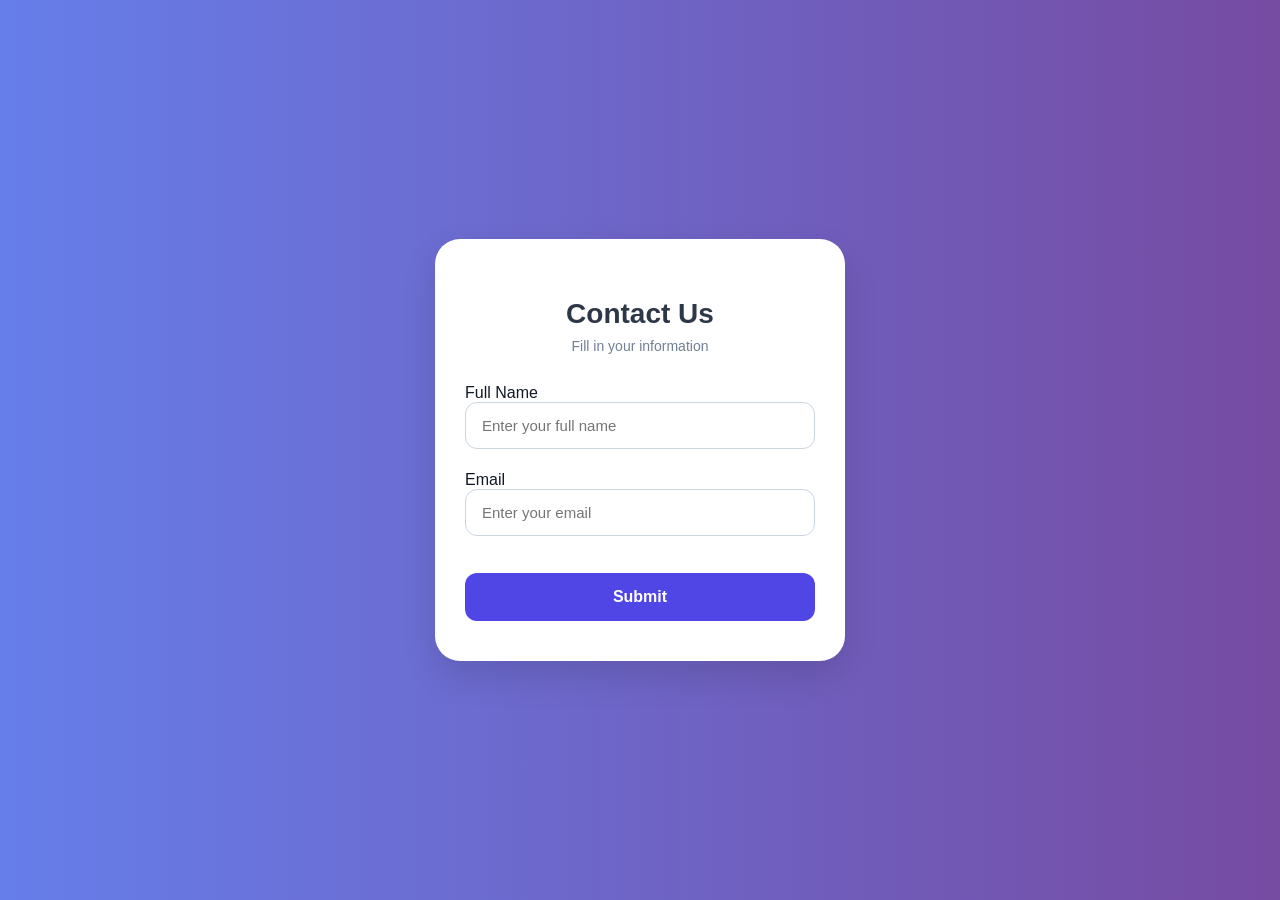
<file: form.html>
<!DOCTYPE html>
<html lang="en">
<head>
    <meta charset="UTF-8">
    <meta name="viewport" content="width=device-width, initial-scale=1.0">
      <link rel="stylesheet" href="main.css">
    <title>contact us</title>
</head>
<body class="form-body">
    <div class="form-contaner">
        <h1 class="tit">Contact Us</h1>
        <span class="tex">Fill in your information</span>
        <form class="form" action="" method="post">
        <div class="input_group">
            <label for="username">Full Name</label>
            <input type="text" name="username" id="username" class="input" placeholder="Enter your full name" >
            <p class="message"></p>
        </div>

         <div class="input_group">
            <label for="email">Email</label>
            <input type="email" name="email" id="email" class="input" placeholder="Enter your email" >
            <p class="message"></p>
        </div>
        <button class="sub" type="button" onclick="validate()">Submit</button>
       </form>
    </div>
 <script src="main.js" ></script>
</body>
</html>
</file>
<file: main.css>
body{
    margin: 0;
    font-family: "Roboto", sans-serif;
    text-align: center;
    background-color: var(--bg-color);
    color: var(--text-color);
    transition: background-color 0.4s ease, color 0.4s ease;
}

:root {
    --bg-color: #ffffff;
    --text-color: #111827;
    --card-bg: #F8F9FC;
    --nav-bg: rgba(255, 255, 255, 0.3);
    --border-color: #e5e7ebcc;
}

body.dark-theme {
    --bg-color: #000000;
    --text-color: #ffffff;
    --card-bg: #121212;
    --nav-bg: rgba(0, 0, 0, 0.85);
    --border-color: #262626;
}

#title_logo{
font-weight: bold;
font-size:large;
margin-top: 0px;
margin-left: -35px;
}
.logo_container{
    display: flex;
    align-items: center;
}
.logo{
    width: 120px;
}
.header{
display: flex;
align-items: center;
justify-content: space-between;
margin: 0px;
padding: 0px 20px;
z-index: 1000;
transition: background-color 0.4s ease, border-color 0.4s ease;
position: sticky;
position: relative;
width: 100%;
height: 70px;
top: 0;
left: 0;
border-bottom: 1px solid var(--border-color);
box-shadow: 0 4px 20px #00000008;
background-color: var(--nav-bg);
backdrop-filter: blur(10px);
box-sizing: border-box;
}
.header_links a {
  display: flex;
 align-items: center;
 justify-content:center;
 text-decoration: none;
 color: var(--text-color);
}
.header_links{
    display: flex;
    text-align: center;
    justify-content: space-evenly;
    width: 60%;
}
.get_btn button{
color: #6146e5;
border-radius: 25px;
padding: 10px;
border: #6146e5;
background: transparent;
cursor: pointer;
}
.theme-btn {
    background: transparent;
    border: none;
    cursor: pointer;
    font-size: 18px;
    color: var(--text-color);
}
.head-content {
margin-top: 150px;
}
.discription{
    color:rgb(118, 109, 109) ;
}
.btn1{
  background-color: #6146e5;
  color: white;
  border-radius: 25px;
  border: 1px solid  #6146e5;
  padding: 10px;
}
.btn2{
border-radius: 25px;
border: 1px solid #7f77774d; ;
padding: 10px;
color: var(--text-color);
background: transparent;
}
.cloud{
    margin-top: 20px;
}

/* توحيد لون العنوان الرئيسي (Build Faster و Scale Smarter) ليكون بنفس لون أيقونة الصاعقة في اللايت والدارك مود */
h1{
    color: rgb(37, 37, 129);
    font-weight: bold;
    font-size: 50px;
}
h1 span{
    color: rgb(37, 37, 129);
    font-weight: bold;
    font-size: 50px;
}
body.dark-theme h1, 
body.dark-theme h1 span{
    color: rgb(97, 70, 229);
}

.title2{
    margin-top: 200px;
    margin-bottom: 30px;
}
.title2 p{
    font-size: 13px;
    color: rgb(97, 103, 103);
}
.feature_item{
display: flex;
flex-direction: column;
align-items: center;
text-align: center;
justify-content: center;
border-radius: 25px;
background-color: var(--card-bg);
margin-bottom: 5px;
padding: 25px 20px ;
box-shadow:3px 3px #dfe0e2;
transition: background-color 0.4s ease;
}
.section2{
border-radius: 25px;
background-color: var(--card-bg) ;
display: flex;
 justify-content: space-between;
 align-items: center;
 max-width: 70%;
 margin:0 auto;
flex-direction: row;
padding: 30px;
transition: background-color 0.4s ease;
}
.state_users{
    display: flex;
    flex-direction: column;
    align-items: center;
    text-align: center;
    justify-content:center;
}
.section1{
    display: grid;
    grid-template-columns: repeat(3,1fr);
    gap:20px;
    max-width: 80%;
    margin:0 auto;
    margin-bottom: 220px;
}
.title3{
    display: flex;
    justify-content: center;
    align-items: center;
    margin-top: 20px;
    margin-bottom: 40px;
}
.cta-section{
    background-color: #5535f2;
    border-radius: 25px;
    padding: 50px;
    margin: 50px 180px;
    color: white;
}
 .section3 {
    display: grid;
    grid-template-columns: repeat(3, 1fr);
    width: 85%;
    max-width: 1100px;
    margin: 0 auto;
    gap: 30px;
}
.card {
    background-color: var(--card-bg);
    border-radius: 30px;
    box-shadow: 0 10px 25px rgba(0, 0, 0, 0.07);
    display: flex;
    flex-direction: column;
    justify-content: space-between;
    align-items: flex-start;
    padding:   20px 15px 20px 15px;
    box-sizing: border-box;
    transition: background-color 0.4s ease;
}
.card > i.fa-quote-left {
    font-size: 32px;
    color: #a78bfa;
    margin-bottom: 12px;
}
.card p {
    font-size: 15px;
    color: #4b5563;
    line-height: 1.6;
    margin-bottom: 25px;
    text-align: left;
}
body.dark-theme .card p {
    color: #a3a3a3;
}
.card .user_info {
    display: flex;
    align-items: center;
    gap: 15px;
    width: 100%;
}
.card .user_info > i.fa-circle-user {
    font-size: 42px;
    color: #6366f1;
}
.card .user_info div {
    display: flex;
    flex-direction: column;
    text-align: left;
}
.card .user_info h3 {
    font-size: 16px;
    margin: 0 0 3px 0;
    color: #111827;
}
body.dark-theme .card .user_info h3 {
    color: #ffffff;
}
.card .user_info span {
    font-size: 13.5px;
    color: #6b7280;
    margin: 0;
}
body.dark-theme .card .user_info span {
    color: #a3a3a3;
}
#con{
    font-size: 13px;
}
#str_now{
background-color: white;
border-radius: 25px;
border: 1px solid #ffffff4d; ;
padding: 10px;
font-size: 12px;
color: #6146e5;
font-weight: bold;
}
footer{
text-align: center;
background-color: rgb(42, 44, 44);
color: white;
padding-top: 20px ;
padding-bottom: 15px;
}
.social_icon{
    color: white;
}
#scr{
   border: none;
   color: white;
   border-radius: 7px;
   background-color:  rgb(97, 70, 229);
   padding: 5px;
   position:fixed;
   bottom:20px;
   right: 20px;
    width: 40px;
    height: 40px;
    cursor: pointer;
    display: none;
    z-index: 1000;
    align-items: center;
    justify-content: center;
}
.get_btn{
    display: flex;
    align-items: center;
    gap: 20px;
}
.message{
    color: red;
    font-size: smaller;
}
.hamburger{
    display: none;
    border: none;
    background-color: transparent;
    cursor: pointer;
    font-size: 24px;
    z-index: 1001;
    color: var(--text-color);
}
body.dark-theme .hamburger {
    color: #ffffff !important;
}

/* تنسيقات صفحة الـ Form الأصلية الخاصة بكِ تماماً */
 .form-body{
  background:linear-gradient(to right,#667eea,#764ba2);
  justify-content: center;
  text-align: center;
  align-items: center;
  display: flex;
  margin: 0;
  min-height: 100vh;
}
.form-contaner{
background-color: #fff;
width: 90%;
max-width: 350px;
padding: 40px 30px;
border-radius: 25px;
box-shadow:0 15px 35px rgba(0,0,0,0.12);
}
.tit{
    color: #2d3748;
    margin-bottom: 8px;
    font-size: 28px;
    font-weight: 700;
    text-align: center;
}
.tex{
    color: #718096;
    margin-bottom: 30px;
    display:block;
    font-size: 14px;
    text-align: center;
}
.input_group{
    margin-bottom: 22px;
    text-align:left;
}
.input-group label{
display:block;
margin-bottom:8px;
color:#4a5568;
font-size:14px;
font-weight:600;
}
.input_group input{
    width: 100%;
    padding: 14px 16px;
    border: 1px solid #cbd5e0;
    border-radius: 12px;
    box-sizing: border-box;
    font-size: 15px;
    outline: none;
    transition: all 0.3s ease-in-out;
}
.input_group input:focus{
    border-color: #667eea;
    box-shadow:0 0 8px 2px rgba(102, 126, 234, 0.4);
}
.sub{
    width: 100%;
    padding: 15px;
    background: #4f46e5;
    color: white;
    border:none;
    border-radius: 12px;
    font-size: 16px;
    font-weight: 600;
    cursor:pointer;
    margin-top: 15px;
    transition:all 0.2s ease;
}
.sub:hover{
    transform:translateY(-1px);
    opacity: 0.95;
} 

/* التجاوب مع الموبايل */
@media (max-width: 768px) {
    .header_links {
        display: none;
        flex-direction: column;
        align-items: flex-start;
        justify-content: flex-start;
        gap: 25px;
        width: 100%;
        position: absolute;
        top: 70px;
        left: 0;
        background-color: var(--bg-color);
        padding: 30px 20px;
        box-shadow: 0 10px 25px rgba(0, 0, 0, 0.3);
        z-index: 999;
        box-sizing: border-box;
    }

    .header_links.active {
        display: flex;
    }

    .header_links a {
        width: 100%;
        justify-content: flex-start;
        font-size: 18px;
        font-weight: 600;
        gap: 12px;
    }

    .get_btn {
        flex-direction: column;
        width: 100%;
        align-items: center;
        gap: 20px;
        margin-top: 10px;
    }

    .get_btn button {
        width: 80%;
        max-width: 250px;
        padding: 12px;
        font-size: 16px;
    }

    .hamburger {
        display: block;
    }

    .section1, .section3 {
        grid-template-columns: 1fr;
        max-width: 90%;
    }

    .section2 {
        flex-direction: column;
        gap: 20px;
        max-width: 90%;
    }

    .cta-section {
        margin: 30px 15px;
        padding: 30px 20px;
    }

    h1 {
        font-size: 35px;
    }
}
</file>
